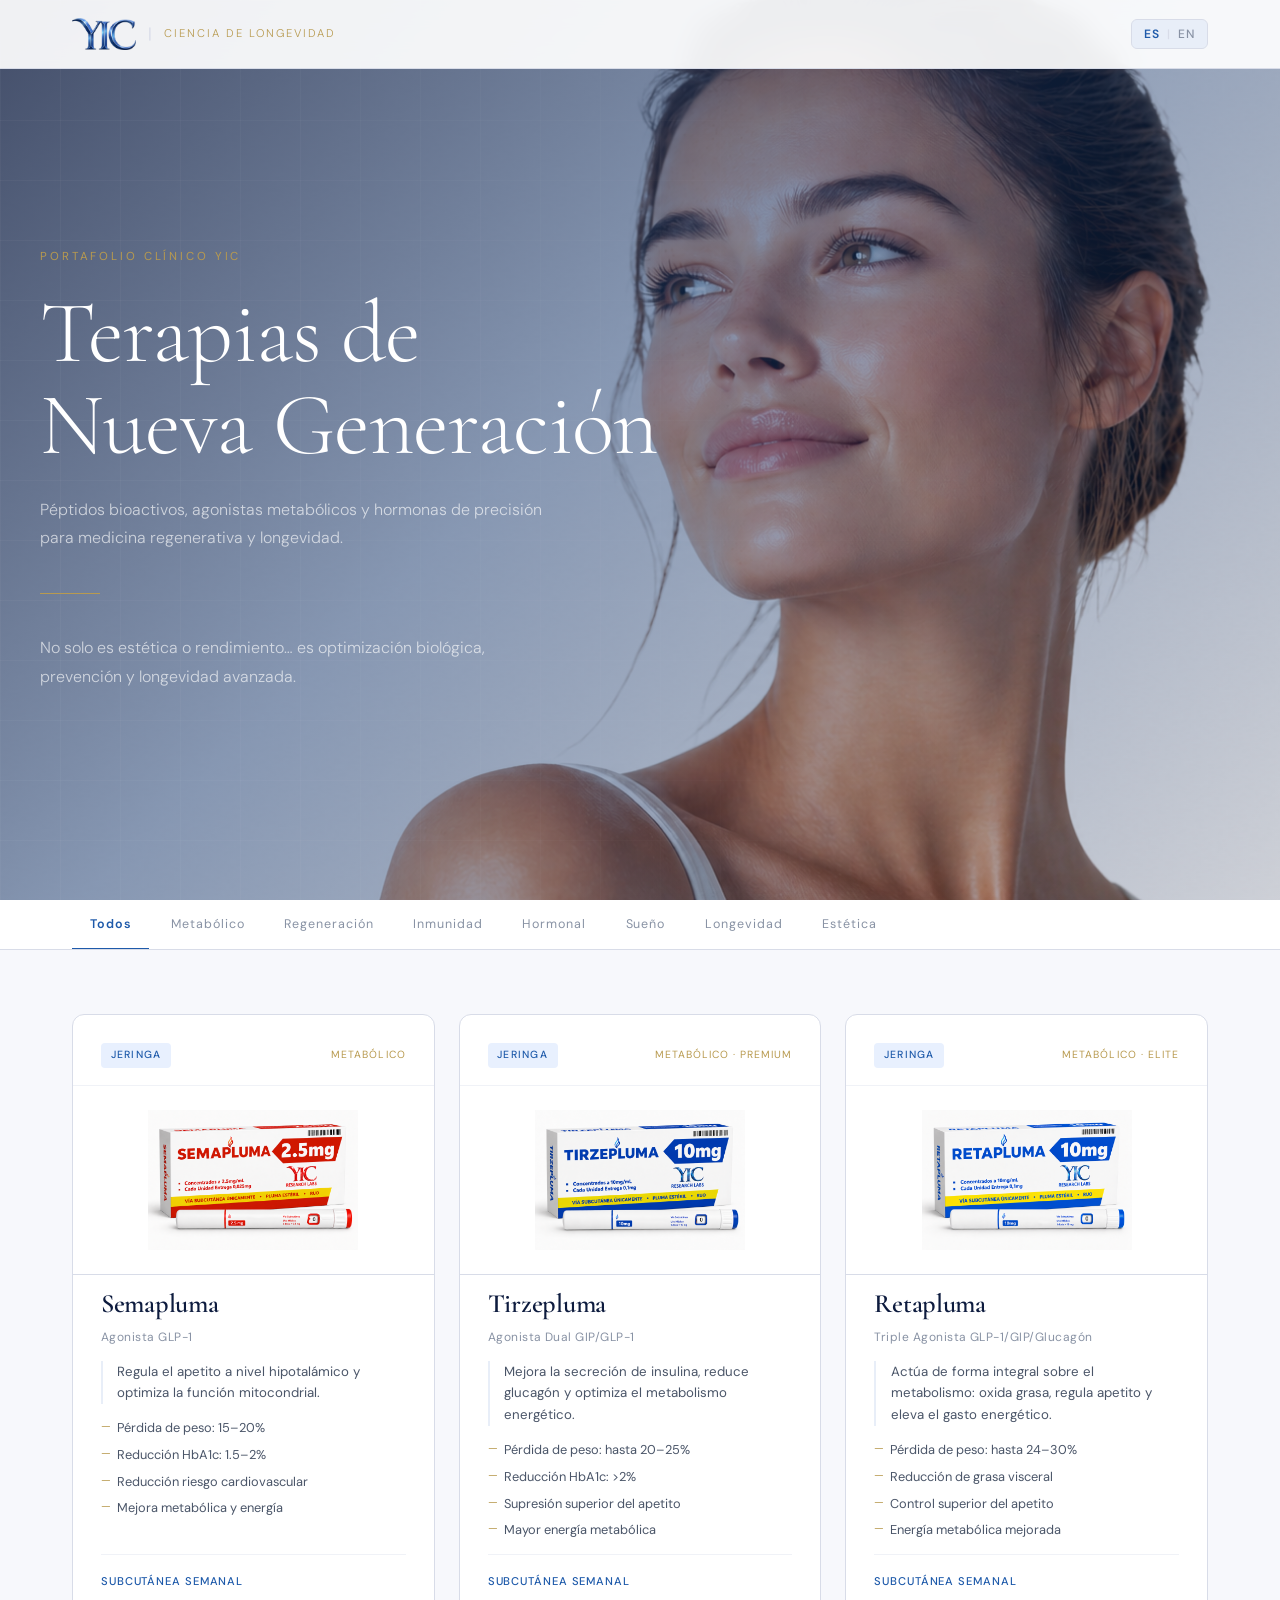
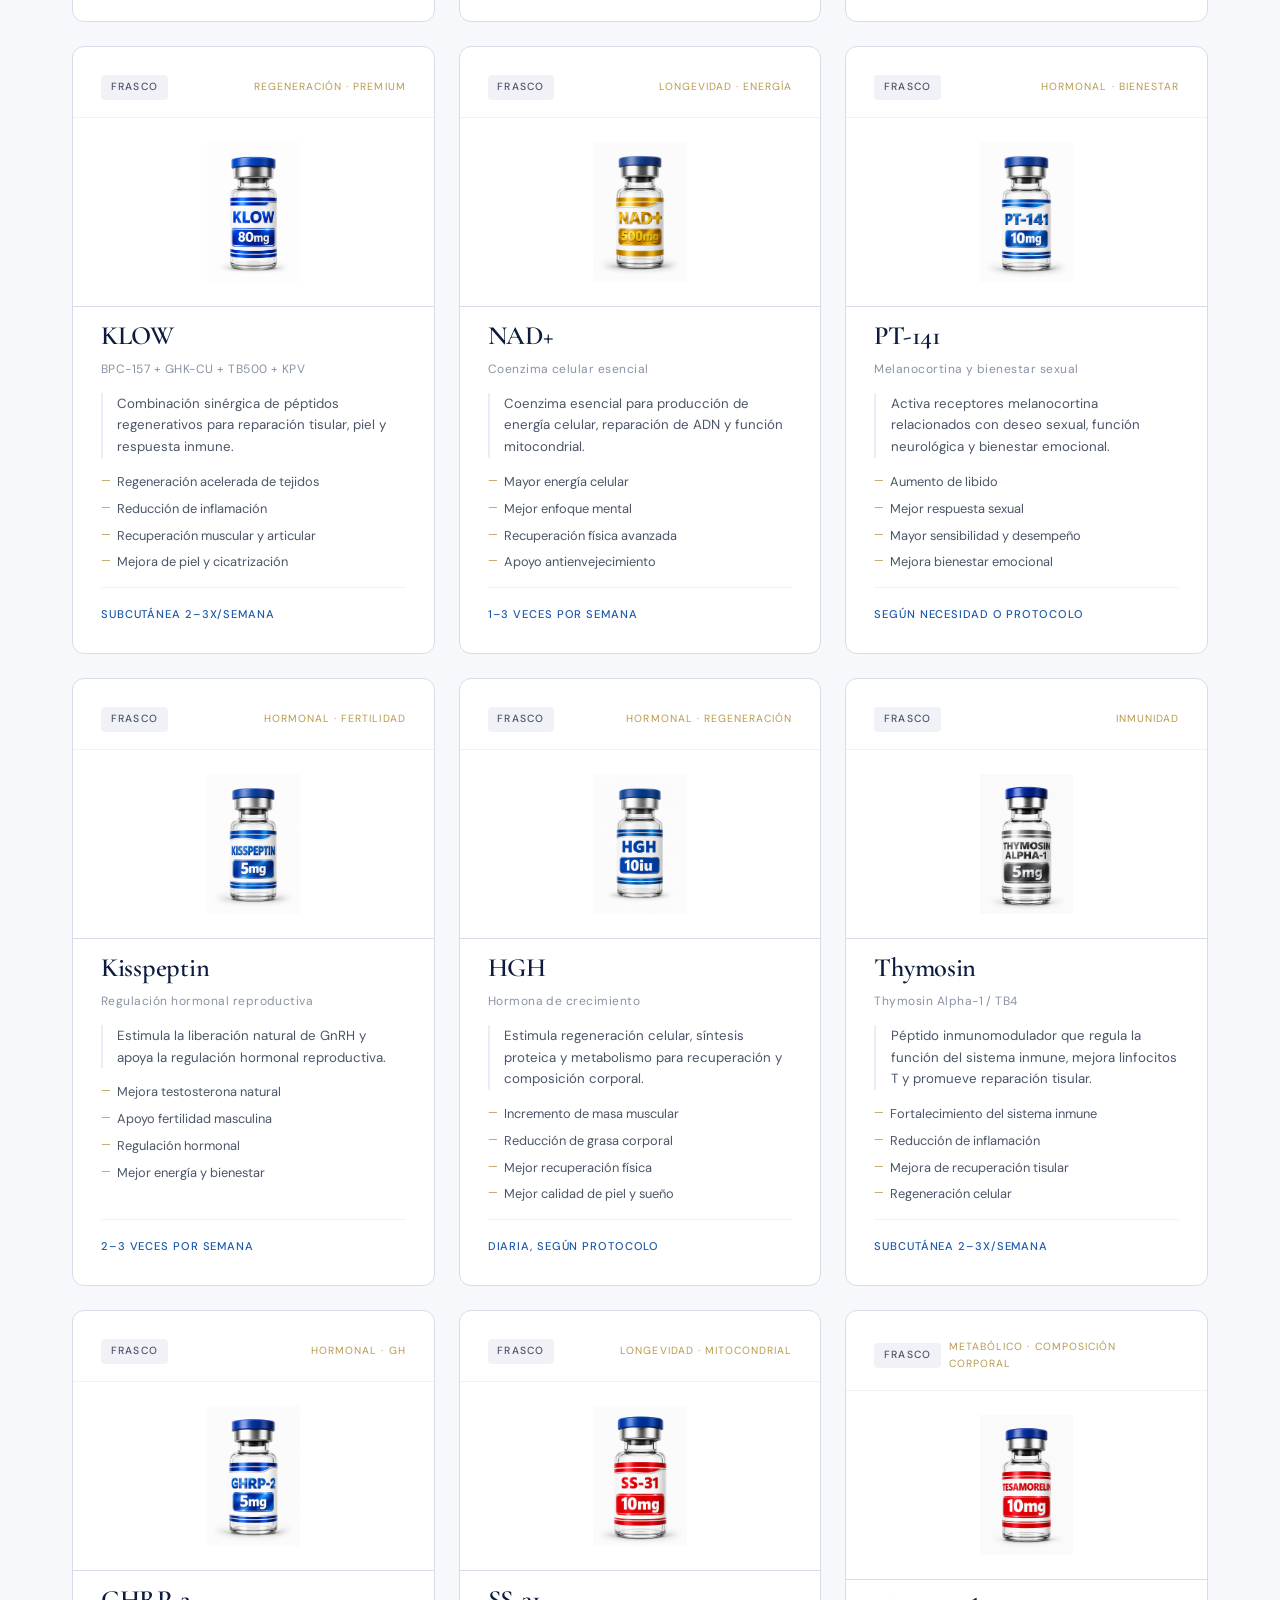
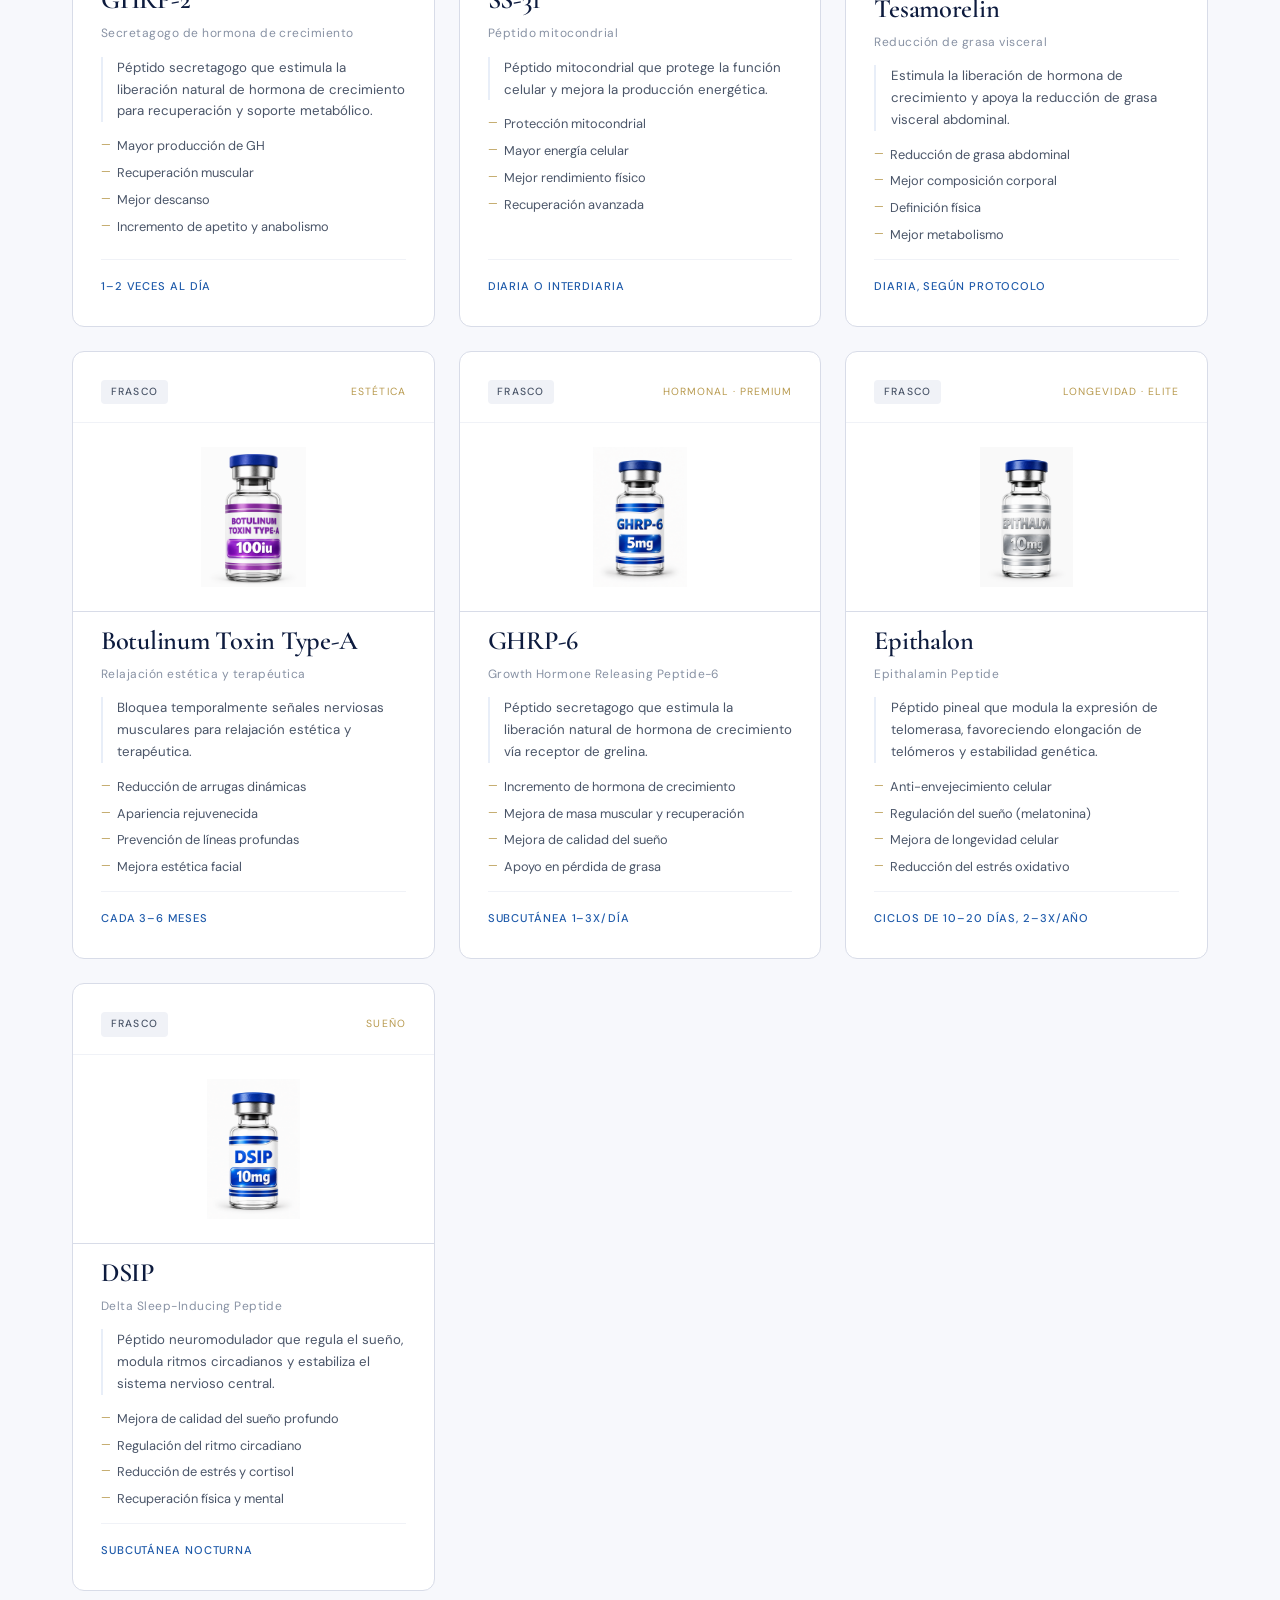
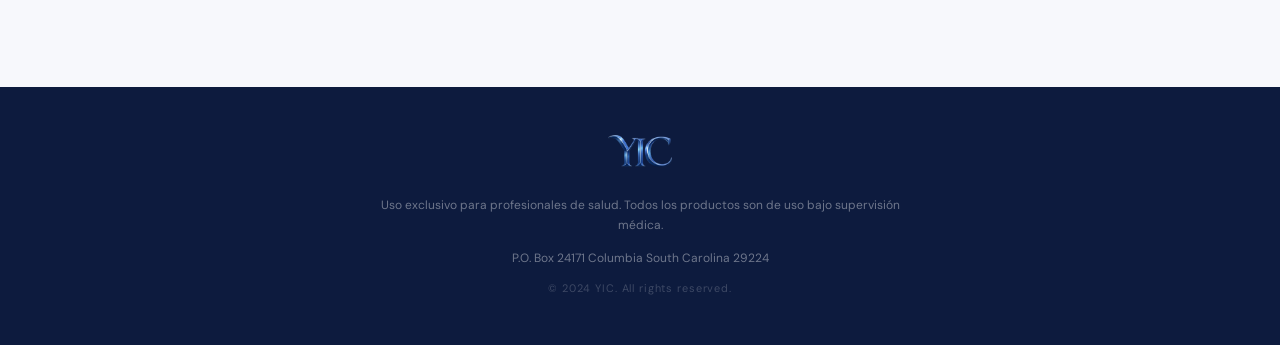
<file: index.html>
<!DOCTYPE html>
<html lang="es">
<head>
  <meta charset="UTF-8" />
  <meta name="viewport" content="width=device-width, initial-scale=1.0" />
  <meta name="google-site-verification" content="OrxP0ODQQS8zLossIkwlptjnEpMLHGUem5p3heLYUBA" />
  <title>YIC — Terapias Avanzadas de Longevidad y Metabolismo</title>
  
  <!-- Favicon básico -->
  <link rel="icon" href="/favicon/favicon.ico" sizes="any">
  <link rel="icon" href="/favicon/favicon.svg" type="image/svg+xml">

  <!-- PNG fallback -->
  <link rel="icon" type="image/png" sizes="96x96" href="/favicon/favicon-96x96.png">

  <!-- Apple -->
  <link rel="apple-touch-icon" sizes="180x180" href="/favicon/apple-touch-icon.png">

  <!-- Manifest -->
  <link rel="manifest" href="/site.webmanifest">

  <!-- Nombre iOS -->
  <meta name="apple-mobile-web-app-title" content="Yic">

  <!-- Color navegador -->
  <meta name="theme-color" content="#0B1F3A">
  <link rel="stylesheet" href="style.css" />
  <link rel="preconnect" href="https://fonts.googleapis.com" />
  <link rel="preconnect" href="https://fonts.gstatic.com" crossorigin />
  <link href="https://fonts.googleapis.com/css2?family=Cormorant+Garamond:wght@300;400;600&family=DM+Sans:wght@300;400;500&display=swap" rel="stylesheet" />
</head>
<body>

  <!-- NAVBAR -->
  <header class="navbar">
    <div class="navbar-inner">
      <div class="logo">
        <img src="./images/logo.png" alt="YIC" class="logo-img">
         <span class="logo-divider">|</span>
        <span class="logo-tagline" data-es="Ciencia de Longevidad" data-en="Longevity Science">Ciencia de Longevidad</span>
      </div>
      <button class="lang-toggle" id="langToggle" aria-label="Switch language">
        <span class="lang-option" id="langES">ES</span>
        <span class="lang-divider">|</span>
        <span class="lang-option" id="langEN">EN</span>
      </button>
    </div>
  </header>

  <!-- HERO -->
  <section class="hero">
    <div class="hero-content">
      <p class="hero-eyebrow" data-es="Portafolio Clínico YIC" data-en="YIC Clinical Portfolio">Portafolio Clínico YIC</p>
      <h1 class="hero-title" data-es="Terapias de<br>Nueva Generación" data-en="Next-Generation<br>Therapies">Terapias de<br>Nueva Generación</h1>
      <p class="hero-sub" data-es="Péptidos bioactivos, agonistas metabólicos y hormonas de precisión para medicina regenerativa y longevidad." data-en="Bioactive peptides, metabolic agonists, and precision hormones for regenerative medicine and longevity.">Péptidos bioactivos, agonistas metabólicos y hormonas de precisión para medicina regenerativa y longevidad.</p>
      <div class="hero-line"></div>
      <p class="hero-message"
       data-es="No solo es estética o rendimiento… es optimización biológica, prevención y longevidad avanzada."
       data-en="Not just aesthetics or performance… it is biological optimization, prevention, and advanced longevity.">
       No solo es estética o rendimiento… es optimización biológica, prevención y longevidad avanzada.
      </p>
    </div>
    <div class="hero-grid-bg"></div>
  </section>

  <!-- CATEGORY FILTER -->
  <section class="filter-bar">
    <div class="filter-inner">
      <button class="filter-btn active" data-filter="all" data-es="Todos" data-en="All">Todos</button>
      <button class="filter-btn" data-filter="metabolico" data-es="Metabólico" data-en="Metabolic">Metabólico</button>
      <button class="filter-btn" data-filter="regeneracion" data-es="Regeneración" data-en="Regeneration">Regeneración</button>
      <button class="filter-btn" data-filter="inmunidad" data-es="Inmunidad" data-en="Immunity">Inmunidad</button>
      <button class="filter-btn" data-filter="hormonal" data-es="Hormonal" data-en="Hormonal">Hormonal</button>
      <button class="filter-btn" data-filter="sueno" data-es="Sueño" data-en="Sleep">Sueño</button>
      <button class="filter-btn" data-filter="longevidad" data-es="Longevidad" data-en="Longevity">Longevidad</button>
      <button class="filter-btn" data-filter="estetica" data-es="Estética" data-en="Aesthetics">Estética</button>
    </div>
  </section>

  <!-- PRODUCTS GRID -->
  <section class="products">
    <div class="products-grid">

      <!-- 1. Semaglutida -->
      <article class="card" data-category="metabolico">
        <div class="card-header">
          <span class="card-format syringe" data-es="Jeringa" data-en="Syringe">Jeringa</span>
          <span class="card-category" data-es="Metabólico" data-en="Metabolic">Metabólico</span>
        </div>
        <div class="card-image">
          <img src="./images/semapluma.png" alt="Semapluma" loading="lazy">
        </div>
        <h2 class="card-name">Semapluma</h2>
        <p class="card-subtitle" data-es="Agonista GLP-1" data-en="GLP-1 Agonist">Agonista GLP-1</p>
        <p class="card-mechanism" data-es="Regula el apetito a nivel hipotalámico y optimiza la función mitocondrial." data-en="Regulates appetite at the hypothalamic level and optimizes mitochondrial function.">Regula el apetito a nivel hipotalámico y optimiza la función mitocondrial.</p>
        <ul class="card-benefits">
          <li data-es="Pérdida de peso: 15–20%" data-en="Weight loss: 15–20%">Pérdida de peso: 15–20%</li>
          <li data-es="Reducción HbA1c: 1.5–2%" data-en="HbA1c reduction: 1.5–2%">Reducción HbA1c: 1.5–2%</li>
          <li data-es="Reducción riesgo cardiovascular" data-en="Reduced cardiovascular risk">Reducción riesgo cardiovascular</li>
          <li data-es="Mejora metabólica y energía" data-en="Metabolic improvement and energy">Mejora metabólica y energía</li>
        </ul>
        <div class="card-footer">
          <span class="card-admin" data-es="Subcutánea semanal" data-en="Weekly subcutaneous">Subcutánea semanal</span>
        </div>
      </article>

      <!-- 2. Tirzepatida -->
      <article class="card" data-category="metabolico">
        <div class="card-header">
          <span class="card-format syringe" data-es="Jeringa" data-en="Syringe">Jeringa</span>
          <span class="card-category" data-es="Metabólico · Premium" data-en="Metabolic · Premium">Metabólico · Premium</span>
        </div>
        <div class="card-image">
          <img src="./images/tirzepluma.png" alt="Tirzepluma" loading="lazy">
        </div>
        <h2 class="card-name">Tirzepluma</h2>
        <p class="card-subtitle" data-es="Agonista Dual GIP/GLP-1" data-en="Dual GIP/GLP-1 Agonist">Agonista Dual GIP/GLP-1</p>
        <p class="card-mechanism" data-es="Mejora la secreción de insulina, reduce glucagón y optimiza el metabolismo energético." data-en="Improves insulin secretion, reduces glucagon, and optimizes energy metabolism.">Mejora la secreción de insulina, reduce glucagón y optimiza el metabolismo energético.</p>
        <ul class="card-benefits">
          <li data-es="Pérdida de peso: hasta 20–25%" data-en="Weight loss: up to 20–25%">Pérdida de peso: hasta 20–25%</li>
          <li data-es="Reducción HbA1c: >2%" data-en="HbA1c reduction: >2%">Reducción HbA1c: >2%</li>
          <li data-es="Supresión superior del apetito" data-en="Superior appetite suppression">Supresión superior del apetito</li>
          <li data-es="Mayor energía metabólica" data-en="Greater metabolic energy">Mayor energía metabólica</li>
        </ul>
        <div class="card-footer">
          <span class="card-admin" data-es="Subcutánea semanal" data-en="Weekly subcutaneous">Subcutánea semanal</span>
        </div>
      </article>

      <!-- 3. Retatrutida -->
      <article class="card" data-category="metabolico">
        <div class="card-header">
          <span class="card-format syringe" data-es="Jeringa" data-en="Syringe">Jeringa</span>
          <span class="card-category" data-es="Metabólico · Elite" data-en="Metabolic · Elite">Metabólico · Elite</span>
        </div>
        <div class="card-image">
          <img src="./images/retapluma.png" alt="Retapluma" loading="lazy">
        </div>
        <h2 class="card-name">Retapluma</h2>
        <p class="card-subtitle" data-es="Triple Agonista GLP-1/GIP/Glucagón" data-en="Triple Agonist GLP-1/GIP/Glucagon">Triple Agonista GLP-1/GIP/Glucagón</p>
        <p class="card-mechanism" data-es="Actúa de forma integral sobre el metabolismo: oxida grasa, regula apetito y eleva el gasto energético." data-en="Acts comprehensively on metabolism: oxidizes fat, regulates appetite, and elevates energy expenditure.">Actúa de forma integral sobre el metabolismo: oxida grasa, regula apetito y eleva el gasto energético.</p>
        <ul class="card-benefits">
          <li data-es="Pérdida de peso: hasta 24–30%" data-en="Weight loss: up to 24–30%">Pérdida de peso: hasta 24–30%</li>
          <li data-es="Reducción de grasa visceral" data-en="Visceral fat reduction">Reducción de grasa visceral</li>
          <li data-es="Control superior del apetito" data-en="Superior appetite control">Control superior del apetito</li>
          <li data-es="Energía metabólica mejorada" data-en="Enhanced metabolic energy">Energía metabólica mejorada</li>
        </ul>
        <div class="card-footer">
          <span class="card-admin" data-es="Subcutánea semanal" data-en="Weekly subcutaneous">Subcutánea semanal</span>
        </div>
      </article>

      <!-- 4. KLOW 80 -->
      <article class="card" data-category="regeneracion">
        <div class="card-header">
          <span class="card-format vial" data-es="Frasco" data-en="Vial">Frasco</span>
          <span class="card-category" data-es="Regeneración · Premium" data-en="Regeneration · Premium">Regeneración · Premium</span>
        </div>
        <div class="card-image">
          <img src="./images/klow.png" alt="KLOW" loading="lazy">
        </div>
        <h2 class="card-name">KLOW</h2>
        <p class="card-subtitle">BPC-157 + GHK-CU + TB500 + KPV</p>
        <p class="card-mechanism" data-es="Combinación sinérgica de péptidos regenerativos para reparación tisular, piel y respuesta inmune." data-en="Synergistic combination of regenerative peptides for tissue repair, skin regeneration, and immune response.">Combinación sinérgica de péptidos regenerativos para reparación tisular, piel y respuesta inmune.</p>
        <ul class="card-benefits">
          <li data-es="Regeneración acelerada de tejidos" data-en="Accelerated tissue regeneration">Regeneración acelerada de tejidos</li>
          <li data-es="Reducción de inflamación" data-en="Inflammation reduction">Reducción de inflamación</li>
          <li data-es="Recuperación muscular y articular" data-en="Muscular and joint recovery">Recuperación muscular y articular</li>
          <li data-es="Mejora de piel y cicatrización" data-en="Skin improvement and healing">Mejora de piel y cicatrización</li>
        </ul>
        <div class="card-footer">
          <span class="card-admin" data-es="Subcutánea 2–3x/semana" data-en="Subcutaneous 2–3x/week">Subcutánea 2–3x/semana</span>
        </div>
      </article>

      <!-- 5. NAD+ -->
      <article class="card" data-category="longevidad">
        <div class="card-header">
          <span class="card-format vial" data-es="Frasco" data-en="Vial">Frasco</span>
          <span class="card-category" data-es="Longevidad · Energía" data-en="Longevity · Energy">Longevidad · Energía</span>
        </div>
        <div class="card-image">
          <img src="./images/nad.png" alt="NAD+" loading="lazy">
        </div>
        <h2 class="card-name">NAD+</h2>
        <p class="card-subtitle" data-es="Coenzima celular esencial" data-en="Essential cellular coenzyme">Coenzima celular esencial</p>
        <p class="card-mechanism" data-es="Coenzima esencial para producción de energía celular, reparación de ADN y función mitocondrial." data-en="Essential coenzyme for cellular energy production, DNA repair, and mitochondrial function.">Coenzima esencial para producción de energía celular, reparación de ADN y función mitocondrial.</p>
        <ul class="card-benefits">
          <li data-es="Mayor energía celular" data-en="Greater cellular energy">Mayor energía celular</li>
          <li data-es="Mejor enfoque mental" data-en="Improved mental focus">Mejor enfoque mental</li>
          <li data-es="Recuperación física avanzada" data-en="Advanced physical recovery">Recuperación física avanzada</li>
          <li data-es="Apoyo antienvejecimiento" data-en="Anti-aging support">Apoyo antienvejecimiento</li>
        </ul>
        <div class="card-footer">
          <span class="card-admin" data-es="1–3 veces por semana" data-en="1–3 times per week">1–3 veces por semana</span>
        </div>
      </article>

      <!-- 6. PT-141 -->
      <article class="card" data-category="hormonal">
        <div class="card-header">
          <span class="card-format vial" data-es="Frasco" data-en="Vial">Frasco</span>
          <span class="card-category" data-es="Hormonal · Bienestar" data-en="Hormonal · Wellness">Hormonal · Bienestar</span>
        </div>
        <div class="card-image">
          <img src="./images/pt-141.png" alt="PT-141" loading="lazy">
        </div>
        <h2 class="card-name">PT-141</h2>
        <p class="card-subtitle" data-es="Melanocortina y bienestar sexual" data-en="Melanocortin and sexual wellness">Melanocortina y bienestar sexual</p>
        <p class="card-mechanism" data-es="Activa receptores melanocortina relacionados con deseo sexual, función neurológica y bienestar emocional." data-en="Activates melanocortin receptors related to sexual desire, neurological function, and emotional wellness.">Activa receptores melanocortina relacionados con deseo sexual, función neurológica y bienestar emocional.</p>
        <ul class="card-benefits">
          <li data-es="Aumento de libido" data-en="Increased libido">Aumento de libido</li>
          <li data-es="Mejor respuesta sexual" data-en="Improved sexual response">Mejor respuesta sexual</li>
          <li data-es="Mayor sensibilidad y desempeño" data-en="Greater sensitivity and performance">Mayor sensibilidad y desempeño</li>
          <li data-es="Mejora bienestar emocional" data-en="Improved emotional wellness">Mejora bienestar emocional</li>
        </ul>
        <div class="card-footer">
          <span class="card-admin" data-es="Según necesidad o protocolo" data-en="As needed or by protocol">Según necesidad o protocolo</span>
        </div>
      </article>

      <!-- 7. Kisspeptin -->
      <article class="card" data-category="hormonal">
        <div class="card-header">
          <span class="card-format vial" data-es="Frasco" data-en="Vial">Frasco</span>
          <span class="card-category" data-es="Hormonal · Fertilidad" data-en="Hormonal · Fertility">Hormonal · Fertilidad</span>
        </div>
        <div class="card-image">
          <img src="./images/kisspeptin.png" alt="Kisspeptin" loading="lazy">
        </div>
        <h2 class="card-name">Kisspeptin</h2>
        <p class="card-subtitle" data-es="Regulación hormonal reproductiva" data-en="Reproductive hormonal regulation">Regulación hormonal reproductiva</p>
        <p class="card-mechanism" data-es="Estimula la liberación natural de GnRH y apoya la regulación hormonal reproductiva." data-en="Stimulates natural GnRH release and supports reproductive hormonal regulation.">Estimula la liberación natural de GnRH y apoya la regulación hormonal reproductiva.</p>
        <ul class="card-benefits">
          <li data-es="Mejora testosterona natural" data-en="Improves natural testosterone">Mejora testosterona natural</li>
          <li data-es="Apoyo fertilidad masculina" data-en="Male fertility support">Apoyo fertilidad masculina</li>
          <li data-es="Regulación hormonal" data-en="Hormonal regulation">Regulación hormonal</li>
          <li data-es="Mejor energía y bienestar" data-en="Improved energy and wellness">Mejor energía y bienestar</li>
        </ul>
        <div class="card-footer">
          <span class="card-admin" data-es="2–3 veces por semana" data-en="2–3 times per week">2–3 veces por semana</span>
        </div>
      </article>

      <!-- 8. HGH -->
      <article class="card" data-category="hormonal">
        <div class="card-header">
          <span class="card-format vial" data-es="Frasco" data-en="Vial">Frasco</span>
          <span class="card-category" data-es="Hormonal · Regeneración" data-en="Hormonal · Regeneration">Hormonal · Regeneración</span>
        </div>
        <div class="card-image">
          <img src="./images/hgh.png" alt="HGH" loading="lazy">
        </div>
        <h2 class="card-name">HGH</h2>
        <p class="card-subtitle" data-es="Hormona de crecimiento" data-en="Growth hormone">Hormona de crecimiento</p>
        <p class="card-mechanism" data-es="Estimula regeneración celular, síntesis proteica y metabolismo para recuperación y composición corporal." data-en="Stimulates cellular regeneration, protein synthesis, and metabolism for recovery and body composition.">Estimula regeneración celular, síntesis proteica y metabolismo para recuperación y composición corporal.</p>
        <ul class="card-benefits">
          <li data-es="Incremento de masa muscular" data-en="Increased muscle mass">Incremento de masa muscular</li>
          <li data-es="Reducción de grasa corporal" data-en="Body fat reduction">Reducción de grasa corporal</li>
          <li data-es="Mejor recuperación física" data-en="Improved physical recovery">Mejor recuperación física</li>
          <li data-es="Mejor calidad de piel y sueño" data-en="Improved skin and sleep quality">Mejor calidad de piel y sueño</li>
        </ul>
        <div class="card-footer">
          <span class="card-admin" data-es="Diaria, según protocolo" data-en="Daily, by protocol">Diaria, según protocolo</span>
        </div>
      </article>

      <!-- 9. Thymosin -->
      <article class="card" data-category="inmunidad">
        <div class="card-header">
          <span class="card-format vial" data-es="Frasco" data-en="Vial">Frasco</span>
          <span class="card-category" data-es="Inmunidad" data-en="Immunity">Inmunidad</span>
        </div>
        <div class="card-image">
          <img src="./images/thymosin.png" alt="Thymosin" loading="lazy">
        </div>
        <h2 class="card-name">Thymosin</h2>
        <p class="card-subtitle">Thymosin Alpha-1 / TB4</p>
        <p class="card-mechanism" data-es="Péptido inmunomodulador que regula la función del sistema inmune, mejora linfocitos T y promueve reparación tisular." data-en="Immunomodulatory peptide that regulates immune function, enhances T-lymphocytes, and promotes tissue repair.">Péptido inmunomodulador que regula la función del sistema inmune, mejora linfocitos T y promueve reparación tisular.</p>
        <ul class="card-benefits">
          <li data-es="Fortalecimiento del sistema inmune" data-en="Immune system strengthening">Fortalecimiento del sistema inmune</li>
          <li data-es="Reducción de inflamación" data-en="Inflammation reduction">Reducción de inflamación</li>
          <li data-es="Mejora de recuperación tisular" data-en="Improved tissue recovery">Mejora de recuperación tisular</li>
          <li data-es="Regeneración celular" data-en="Cellular regeneration">Regeneración celular</li>
        </ul>
        <div class="card-footer">
          <span class="card-admin" data-es="Subcutánea 2–3x/semana" data-en="Subcutaneous 2–3x/week">Subcutánea 2–3x/semana</span>
        </div>
      </article>

      <!-- 11. GHRP-2 -->
      <article class="card" data-category="hormonal">
        <div class="card-header">
          <span class="card-format vial" data-es="Frasco" data-en="Vial">Frasco</span>
          <span class="card-category" data-es="Hormonal · GH" data-en="Hormonal · GH">Hormonal · GH</span>
        </div>
        <div class="card-image">
          <img src="./images/ghrp-2.png" alt="GHRP-2" loading="lazy">
        </div>
        <h2 class="card-name">GHRP-2</h2>
        <p class="card-subtitle" data-es="Secretagogo de hormona de crecimiento" data-en="Growth hormone secretagogue">Secretagogo de hormona de crecimiento</p>
        <p class="card-mechanism" data-es="Péptido secretagogo que estimula la liberación natural de hormona de crecimiento para recuperación y soporte metabólico." data-en="Secretagogue peptide that stimulates natural growth hormone release for recovery and metabolic support.">Péptido secretagogo que estimula la liberación natural de hormona de crecimiento para recuperación y soporte metabólico.</p>
        <ul class="card-benefits">
          <li data-es="Mayor producción de GH" data-en="Greater GH production">Mayor producción de GH</li>
          <li data-es="Recuperación muscular" data-en="Muscle recovery">Recuperación muscular</li>
          <li data-es="Mejor descanso" data-en="Improved rest">Mejor descanso</li>
          <li data-es="Incremento de apetito y anabolismo" data-en="Increased appetite and anabolism">Incremento de apetito y anabolismo</li>
        </ul>
        <div class="card-footer">
          <span class="card-admin" data-es="1–2 veces al día" data-en="1–2 times daily">1–2 veces al día</span>
        </div>
      </article>

      <!-- 12. SS-31 -->
      <article class="card" data-category="longevidad">
        <div class="card-header">
          <span class="card-format vial" data-es="Frasco" data-en="Vial">Frasco</span>
          <span class="card-category" data-es="Longevidad · Mitocondrial" data-en="Longevity · Mitochondrial">Longevidad · Mitocondrial</span>
        </div>
        <div class="card-image">
          <img src="./images/ss-31.png" alt="SS-31" loading="lazy">
        </div>
        <h2 class="card-name">SS-31</h2>
        <p class="card-subtitle" data-es="Péptido mitocondrial" data-en="Mitochondrial peptide">Péptido mitocondrial</p>
        <p class="card-mechanism" data-es="Péptido mitocondrial que protege la función celular y mejora la producción energética." data-en="Mitochondrial peptide that protects cellular function and improves energy production.">Péptido mitocondrial que protege la función celular y mejora la producción energética.</p>
        <ul class="card-benefits">
          <li data-es="Protección mitocondrial" data-en="Mitochondrial protection">Protección mitocondrial</li>
          <li data-es="Mayor energía celular" data-en="Greater cellular energy">Mayor energía celular</li>
          <li data-es="Mejor rendimiento físico" data-en="Improved physical performance">Mejor rendimiento físico</li>
          <li data-es="Recuperación avanzada" data-en="Advanced recovery">Recuperación avanzada</li>
        </ul>
        <div class="card-footer">
          <span class="card-admin" data-es="Diaria o interdiaria" data-en="Daily or every other day">Diaria o interdiaria</span>
        </div>
      </article>

      <!-- 13. Tesamorelin -->
      <article class="card" data-category="metabolico">
        <div class="card-header">
          <span class="card-format vial" data-es="Frasco" data-en="Vial">Frasco</span>
          <span class="card-category" data-es="Metabólico · Composición corporal" data-en="Metabolic · Body composition">Metabólico · Composición corporal</span>
        </div>
        <div class="card-image">
          <img src="./images/tesamorelin.png" alt="Tesamorelin" loading="lazy">
        </div>
        <h2 class="card-name">Tesamorelin</h2>
        <p class="card-subtitle" data-es="Reducción de grasa visceral" data-en="Visceral fat reduction">Reducción de grasa visceral</p>
        <p class="card-mechanism" data-es="Estimula la liberación de hormona de crecimiento y apoya la reducción de grasa visceral abdominal." data-en="Stimulates growth hormone release and supports abdominal visceral fat reduction.">Estimula la liberación de hormona de crecimiento y apoya la reducción de grasa visceral abdominal.</p>
        <ul class="card-benefits">
          <li data-es="Reducción de grasa abdominal" data-en="Abdominal fat reduction">Reducción de grasa abdominal</li>
          <li data-es="Mejor composición corporal" data-en="Improved body composition">Mejor composición corporal</li>
          <li data-es="Definición física" data-en="Physical definition">Definición física</li>
          <li data-es="Mejor metabolismo" data-en="Improved metabolism">Mejor metabolismo</li>
        </ul>
        <div class="card-footer">
          <span class="card-admin" data-es="Diaria, según protocolo" data-en="Daily, by protocol">Diaria, según protocolo</span>
        </div>
      </article>

      <!-- 14. Botulinum Toxin Type-A -->
      <article class="card" data-category="estetica">
        <div class="card-header">
          <span class="card-format vial" data-es="Frasco" data-en="Vial">Frasco</span>
          <span class="card-category" data-es="Estética" data-en="Aesthetic">Estética</span>
        </div>
        <div class="card-image">
          <img src="./images/botulinum.png" alt="Botulinum Toxin Type-A" loading="lazy">
        </div>
        <h2 class="card-name">Botulinum Toxin Type-A</h2>
        <p class="card-subtitle" data-es="Relajación estética y terapéutica" data-en="Aesthetic and therapeutic relaxation">Relajación estética y terapéutica</p>
        <p class="card-mechanism" data-es="Bloquea temporalmente señales nerviosas musculares para relajación estética y terapéutica." data-en="Temporarily blocks muscular nerve signals for aesthetic and therapeutic relaxation.">Bloquea temporalmente señales nerviosas musculares para relajación estética y terapéutica.</p>
        <ul class="card-benefits">
          <li data-es="Reducción de arrugas dinámicas" data-en="Dynamic wrinkle reduction">Reducción de arrugas dinámicas</li>
          <li data-es="Apariencia rejuvenecida" data-en="Rejuvenated appearance">Apariencia rejuvenecida</li>
          <li data-es="Prevención de líneas profundas" data-en="Prevention of deep lines">Prevención de líneas profundas</li>
          <li data-es="Mejora estética facial" data-en="Improved facial aesthetics">Mejora estética facial</li>
        </ul>
        <div class="card-footer">
          <span class="card-admin" data-es="Cada 3–6 meses" data-en="Every 3–6 months">Cada 3–6 meses</span>
        </div>
      </article>

      <!-- 15. GHRP-6 -->
      <article class="card" data-category="hormonal">
        <div class="card-header">
          <span class="card-format vial" data-es="Frasco" data-en="Vial">Frasco</span>
          <span class="card-category" data-es="Hormonal · Premium" data-en="Hormonal · Premium">Hormonal · Premium</span>
        </div>
        <div class="card-image">
          <img src="./images/ghrp-6.png" alt="GHRP-6">
        </div>
        <h2 class="card-name">GHRP-6</h2>
        <p class="card-subtitle" data-es="Growth Hormone Releasing Peptide-6" data-en="Growth Hormone Releasing Peptide-6">Growth Hormone Releasing Peptide-6</p>
        <p class="card-mechanism" data-es="Péptido secretagogo que estimula la liberación natural de hormona de crecimiento vía receptor de grelina." data-en="Secretagogue peptide that stimulates natural growth hormone release via the ghrelin receptor.">Péptido secretagogo que estimula la liberación natural de hormona de crecimiento vía receptor de grelina.</p>
        <ul class="card-benefits">
          <li data-es="Incremento de hormona de crecimiento" data-en="Growth hormone increase">Incremento de hormona de crecimiento</li>
          <li data-es="Mejora de masa muscular y recuperación" data-en="Muscle mass and recovery improvement">Mejora de masa muscular y recuperación</li>
          <li data-es="Mejora de calidad del sueño" data-en="Sleep quality improvement">Mejora de calidad del sueño</li>
          <li data-es="Apoyo en pérdida de grasa" data-en="Fat loss support">Apoyo en pérdida de grasa</li>
        </ul>
        <div class="card-footer">
          <span class="card-admin" data-es="Subcutánea 1–3x/día" data-en="Subcutaneous 1–3x/day">Subcutánea 1–3x/día</span>
        </div>
      </article>

      <!-- 16. Epithalon -->
      <article class="card" data-category="longevidad">
        <div class="card-header">
          <span class="card-format vial" data-es="Frasco" data-en="Vial">Frasco</span>
          <span class="card-category" data-es="Longevidad · Elite" data-en="Longevity · Elite">Longevidad · Elite</span>
        </div>
        <div class="card-image">
          <img src="./images/epithalon.png" alt="Epithalon">
        </div>
        <h2 class="card-name">Epithalon</h2>
        <p class="card-subtitle" data-es="Epithalamin Peptide" data-en="Epithalamin Peptide">Epithalamin Peptide</p>
        <p class="card-mechanism" data-es="Péptido pineal que modula la expresión de telomerasa, favoreciendo elongación de telómeros y estabilidad genética." data-en="Pineal peptide that modulates telomerase expression, promoting telomere elongation and genetic stability.">Péptido pineal que modula la expresión de telomerasa, favoreciendo elongación de telómeros y estabilidad genética.</p>
        <ul class="card-benefits">
          <li data-es="Anti-envejecimiento celular" data-en="Cellular anti-aging">Anti-envejecimiento celular</li>
          <li data-es="Regulación del sueño (melatonina)" data-en="Sleep regulation (melatonin)">Regulación del sueño (melatonina)</li>
          <li data-es="Mejora de longevidad celular" data-en="Improved cellular longevity">Mejora de longevidad celular</li>
          <li data-es="Reducción del estrés oxidativo" data-en="Oxidative stress reduction">Reducción del estrés oxidativo</li>
        </ul>
        <div class="card-footer">
          <span class="card-admin" data-es="Ciclos de 10–20 días, 2–3x/año" data-en="10–20 day cycles, 2–3x/year">Ciclos de 10–20 días, 2–3x/año</span>
        </div>
      </article>

      <!-- 17. DSIP -->
      <article class="card" data-category="sueno">
        <div class="card-header">
          <span class="card-format vial" data-es="Frasco" data-en="Vial">Frasco</span>
          <span class="card-category" data-es="Sueño" data-en="Sleep">Sueño</span>
        </div>
        <div class="card-image">
          <img src="./images/dsip.png" alt="DSIP">
        </div>
        <h2 class="card-name">DSIP</h2>
        <p class="card-subtitle" data-es="Delta Sleep-Inducing Peptide" data-en="Delta Sleep-Inducing Peptide">Delta Sleep-Inducing Peptide</p>
        <p class="card-mechanism" data-es="Péptido neuromodulador que regula el sueño, modula ritmos circadianos y estabiliza el sistema nervioso central." data-en="Neuromodulatory peptide that regulates sleep, modulates circadian rhythms, and stabilizes the central nervous system.">Péptido neuromodulador que regula el sueño, modula ritmos circadianos y estabiliza el sistema nervioso central.</p>
        <ul class="card-benefits">
          <li data-es="Mejora de calidad del sueño profundo" data-en="Deep sleep quality improvement">Mejora de calidad del sueño profundo</li>
          <li data-es="Regulación del ritmo circadiano" data-en="Circadian rhythm regulation">Regulación del ritmo circadiano</li>
          <li data-es="Reducción de estrés y cortisol" data-en="Stress and cortisol reduction">Reducción de estrés y cortisol</li>
          <li data-es="Recuperación física y mental" data-en="Physical and mental recovery">Recuperación física y mental</li>
        </ul>
        <div class="card-footer">
          <span class="card-admin" data-es="Subcutánea nocturna" data-en="Nightly subcutaneous">Subcutánea nocturna</span>
        </div>
      </article>

    </div>
  </section>

  <!-- FOOTER -->
  <footer class="footer">
  <div class="footer-inner">
    <div class="footer-brand">
    <img src="./images/logo.png" alt="YiC">
  </div>

    <p class="footer-text"
      data-es="Uso exclusivo para profesionales de salud. Todos los productos son de uso bajo supervisión médica."
      data-en="For healthcare professionals only. All products are for use under medical supervision.">
      Uso exclusivo para profesionales de salud. Todos los productos son de uso bajo supervisión médica.
    </p>

    <p class="footer-address">
      P.O. Box 24171 Columbia South Carolina 29224
    </p>

    <p class="footer-copy">© 2024 YIC. All rights reserved.</p>
  </div>
</footer>

  <script src="script.js"></script>
</body>
</html>
</file>
<file: style.css>
/* =============================================
   YIC LANDING PAGE — style.css
   Estilo: Blanco clínico / Azul profundo / Dorado acento
   ============================================= */

:root {
  --white: #ffffff;
  --off-white: #f7f8fc;
  --blue-deep: #0d1b3e;
  --blue-mid: #1a3a6e;
  --blue-accent: #1e5aaa;
  --blue-light: #e8eef8;
  --gold: #b89a4f;
  --gold-light: #d4b87a;
  --gray-100: #f0f2f7;
  --gray-200: #d8dce8;
  --gray-400: #8892a4;
  --gray-600: #4a5568;
  --text-main: #0d1b3e;
  --text-sub: #4a5568;
  --font-display: 'Cormorant Garamond', Georgia, serif;
  --font-body: 'DM Sans', system-ui, sans-serif;
  --radius: 12px;
  --transition: 0.25s ease;
}

*, *::before, *::after {
  box-sizing: border-box;
  margin: 0;
  padding: 0;
}

html {
  scroll-behavior: smooth;
}

body {
  font-family: var(--font-body);
  background-color: var(--off-white);
  color: var(--text-main);
  line-height: 1.6;
  -webkit-font-smoothing: antialiased;
}

/* =============================================
   NAVBAR
   ============================================= */
.navbar {
  position: fixed;
  top: 0;
  left: 0;
  right: 0;
  z-index: 100;
  background: rgba(255, 255, 255, 0.92);
  backdrop-filter: blur(12px);
  -webkit-backdrop-filter: blur(12px);
  border-bottom: 1px solid var(--gray-200);
}

.navbar-inner {
  max-width: 1200px;
  margin: 0 auto;
  padding: 0 2rem;
  height: 68px;
  display: flex;
  align-items: center;
  justify-content: space-between;
}

.logo {
  display: flex;
  align-items: center;
  gap: 0.75rem;
  overflow: hidden;
}

.logo-img {
  height: 32px;
  max-height: 32px;
  width: auto;
  display: block;
  object-fit: contain;
}

.navbar {
  overflow: hidden;
}

.logo-yic {
  font-family: var(--font-display);
  font-size: 1.6rem;
  font-weight: 600;
  color: var(--blue-deep);
  letter-spacing: 0.05em;
}

.logo-divider {
  color: var(--gray-200);
}

.logo-tagline {
  font-size: 0.7rem;
  font-weight: 300;
  letter-spacing: 0.18em;
  text-transform: uppercase;
  color: var(--gold);
  display: flex;
  align-items: center;
  height: 32px;
}

.lang-toggle {
  display: flex;
  align-items: center;
  gap: 0.4rem;
  background: var(--blue-light);
  border: 1px solid var(--gray-200);
  border-radius: 6px;
  padding: 0.35rem 0.75rem;
  cursor: pointer;
  font-family: var(--font-body);
  font-size: 0.75rem;
  font-weight: 500;
  letter-spacing: 0.1em;
  color: var(--gray-400);
  transition: var(--transition);
}

.lang-toggle:hover {
  border-color: var(--blue-accent);
}

.lang-option {
  transition: color var(--transition);
  cursor: pointer;
}

.lang-option.active {
  color: var(--blue-accent);
  font-weight: 600;
}

.lang-divider {
  color: var(--gray-200);
}

/* =============================================
   HERO
   ============================================= */
.hero {
  min-height: 100vh;
  display: flex;
  align-items: center;
  padding: 120px 2rem 80px;
  position: relative;
  overflow: hidden;
  background-image:
    linear-gradient(
      135deg,
      rgba(13, 27, 62, 0.78) 0%,
      rgba(26, 58, 110, 0.52) 45%,
      rgba(13, 27, 62, 0.20) 100%
    ),
    url("./images/hero.png");

  background-size: cover;
  background-position: 68% center;
  background-repeat: no-repeat;
}

.hero-grid-bg {
  position: absolute;
  inset: 0;
  background-image:
  linear-gradient(rgba(255,255,255,0.035) 1px, transparent 1px),
  linear-gradient(90deg, rgba(255,255,255,0.035) 1px, transparent 1px);
  background-size: 60px 60px;
  pointer-events: none;

  /* DESVANECIDO */
  mask-image: linear-gradient(
  to right,
  rgba(0,0,0,1) 0%,
  rgba(0,0,0,0.85) 35%,
  rgba(0,0,0,0.55) 65%,
  rgba(0,0,0,0.2) 85%,
  rgba(0,0,0,0) 100%
);

  -webkit-mask-image: linear-gradient(
    to right,
    rgba(0,0,0,1) 0%,
    rgba(0,0,0,0.6) 40%,
    rgba(0,0,0,0.2) 70%,
    rgba(0,0,0,0) 100%
  );
}

hero::after {
  content: '';
  position: absolute;
  bottom: 0;
  left: 0;
  right: 0;
  height: 80px;
  background: linear-gradient(
    to bottom,
    transparent,
    rgba(13, 27, 62, 0.35)
  );
  pointer-events: none;
}

.hero-content {
  max-width: 1200px;
  margin: 0 auto;
  width: 100%;
  position: relative;
  z-index: 1;
}

.hero-eyebrow {
  font-size: 0.72rem;
  font-weight: 400;
  letter-spacing: 0.25em;
  text-transform: uppercase;
  color: var(--gold);
  margin-bottom: 1.25rem;
  opacity: 0;
  animation: fadeUp 0.8s ease 0.1s forwards;
}

.hero-title {
  font-family: var(--font-display);
  font-size: clamp(3rem, 7vw, 5.5rem);
  font-weight: 300;
  color: var(--white);
  line-height: 1.05;
  letter-spacing: -0.01em;
  margin-bottom: 1.5rem;
  opacity: 0;
  animation: fadeUp 0.8s ease 0.25s forwards;
}

.hero-sub {
  font-size: 1rem;
  font-weight: 300;
  color: rgba(255, 255, 255, 0.65);
  max-width: 520px;
  line-height: 1.8;
  opacity: 0;
  animation: fadeUp 0.8s ease 0.4s forwards;
}

.hero-line {
  margin-top: 2.5rem;
  margin-bottom: 2.5rem;
  width: 60px;
  height: 1px;
  background: var(--gold);
  opacity: 0;
  animation: fadeUp 0.8s ease 0.55s forwards;
}

.hero-message {
  font-size: 1rem;
  font-weight: 300;
  color: rgba(255, 255, 255, 0.65);
  max-width: 520px;
  line-height: 1.8;
  opacity: 0;
  animation: fadeUp 0.8s ease 0.4s forwards;
}

@keyframes fadeUp {
  from { opacity: 0; transform: translateY(20px); }
  to   { opacity: 1; transform: translateY(0); }
}

/* =============================================
   FILTER BAR
   ============================================= */
.filter-bar {
  background: var(--white);
  border-bottom: 1px solid var(--gray-200);
  position: sticky;
  top: 68px;
  z-index: 90;
}

.filter-inner {
  max-width: 1200px;
  margin: 0 auto;
  padding: 0 2rem;
  display: flex;
  gap: 0.25rem;
  overflow-x: auto;
  scrollbar-width: none;
  -ms-overflow-style: none;
}

.filter-inner::-webkit-scrollbar { display: none; }

.filter-btn {
  background: none;
  border: none;
  padding: 1rem 1.1rem;
  font-family: var(--font-body);
  font-size: 0.78rem;
  font-weight: 400;
  letter-spacing: 0.08em;
  color: var(--gray-400);
  cursor: pointer;
  white-space: nowrap;
  border-bottom: 2px solid transparent;
  transition: var(--transition);
  margin-bottom: -1px;
}

.filter-btn:hover {
  color: var(--blue-accent);
}

.filter-btn.active {
  color: var(--blue-accent);
  font-weight: 600;
  border-bottom-color: var(--blue-accent);
}

/* =============================================
   PRODUCTS GRID
   ============================================= */
.products {
  padding: 4rem 2rem 6rem;
  max-width: 1200px;
  margin: 0 auto;
}

.products-grid {
  display: grid;
  grid-template-columns: repeat(auto-fill, minmax(340px, 1fr));
  gap: 1.5rem;
}

/* =============================================
   CARD
   ============================================= */
.card {
  background: var(--white);
  border: 1px solid var(--gray-200);
  border-radius: var(--radius);
  padding: 1.75rem;
  display: flex;
  flex-direction: column;
  gap: 0.85rem;
  transition: transform var(--transition), box-shadow var(--transition), border-color var(--transition);
  position: relative;
  overflow: hidden;
}

.card-image {
  width: calc(100% + 3.5rem);
  margin-left: -1.75rem;
  margin-right: -1.75rem;
  margin-top: 0.25rem;

  height: 190px;
  display: flex;
  align-items: center;
  justify-content: center;

  background: transparent;
  border-top: 1px solid var(--gray-100);
  border-bottom: 1px solid var(--gray-200);
}

.card-image img {
  max-width: 92%;
  max-height: 140px;
  width: auto;
  height: auto;
  object-fit: contain;
}

.card::before {
  content: '';
  position: absolute;
  top: 0;
  left: 0;
  right: 0;
  height: 3px;
  background: linear-gradient(90deg, var(--blue-accent), var(--gold));
  opacity: 0;
  transition: opacity var(--transition);
}

.card:hover {
  transform: translateY(-4px);
  box-shadow: 0 16px 40px rgba(13, 27, 62, 0.1);
  border-color: var(--blue-light);
}

.card:hover::before {
  opacity: 1;
}

.card.hidden {
  display: none;
}

.card-header {
  display: flex;
  align-items: center;
  justify-content: space-between;
  gap: 0.5rem;
}

.card-format {
  font-size: 0.65rem;
  font-weight: 500;
  letter-spacing: 0.12em;
  text-transform: uppercase;
  padding: 0.25rem 0.6rem;
  border-radius: 4px;
}

.card-format.syringe {
  background: #e8f0fe;
  color: var(--blue-accent);
}

.card-format.vial {
  background: var(--gray-100);
  color: var(--gray-600);
}

.card-category {
  font-size: 0.65rem;
  font-weight: 400;
  letter-spacing: 0.1em;
  text-transform: uppercase;
  color: var(--gold);
}

.card-name {
  font-family: var(--font-display);
  font-size: 1.65rem;
  font-weight: 600;
  color: var(--blue-deep);
  line-height: 1.2;
  letter-spacing: -0.01em;
}

.card-subtitle {
  font-size: 0.75rem;
  font-weight: 400;
  color: var(--gray-400);
  letter-spacing: 0.04em;
  margin-top: -0.4rem;
}

.card-mechanism {
  font-size: 0.83rem;
  color: var(--text-sub);
  line-height: 1.65;
  border-left: 2px solid var(--blue-light);
  padding-left: 0.9rem;
}

.card-benefits {
  list-style: none;
  display: flex;
  flex-direction: column;
  gap: 0.4rem;
  flex: 1;
}

.card-benefits li {
  font-size: 0.8rem;
  color: var(--text-sub);
  padding-left: 1rem;
  position: relative;
}

.card-benefits li::before {
  content: '—';
  position: absolute;
  left: 0;
  color: var(--gold);
  font-size: 0.7rem;
}

.card-footer {
  padding-top: 0.75rem;
  border-top: 1px solid var(--gray-100);
  margin-top: auto;
}

.card-admin {
  font-size: 0.7rem;
  font-weight: 500;
  letter-spacing: 0.08em;
  text-transform: uppercase;
  color: var(--blue-accent);
}

/* =============================================
   FOOTER
   ============================================= */
.footer {
  background: var(--blue-deep);
  padding: 3rem 2rem;
}

.footer-inner {
  max-width: 1200px;
  margin: 0 auto;
  text-align: center;
  display: flex;
  flex-direction: column;
  gap: 0.75rem;
}

.footer-brand img {
  height: 32px;
  width: auto;
  display: block;
  margin: 0 auto;
}

.footer-brand {
  margin-bottom: 1rem;
  text-align: center;
}

.footer-text {
  font-size: 0.75rem;
  color: rgba(255, 255, 255, 0.4);
  max-width: 540px;
  margin: 0 auto;
  line-height: 1.7;
}

.footer-address {
  font-size: 0.75rem;
  color: rgba(255, 255, 255, 0.4);
  margin: 0 auto;
  line-height: 1.7;
}

.footer-copy {
  font-size: 0.68rem;
  color: rgba(255, 255, 255, 0.2);
  letter-spacing: 0.08em;
}

/* =============================================
   RESPONSIVE
   ============================================= */
@media (max-width: 768px) {
  .hero {
    padding: 100px 1.5rem 70px;
  }

  .products {
    padding: 3rem 1rem 4rem;
  }

  .products-grid {
    grid-template-columns: 1fr;
  }

  .logo-tagline {
    display: flex;
  }
}

@media (max-width: 480px) {
  .filter-inner {
    padding: 0 1rem;
  }

  .card {
    padding: 1.4rem;
  }
}
/* Entrada suave de la imagen del hero */
.hero {
  background-image: none;
  background-color: var(--blue-deep);
  isolation: isolate;
}

.hero::before {
  content: "";
  position: absolute;
  inset: 0;
  z-index: -1;
  pointer-events: none;

  background-image:
    linear-gradient(
      135deg,
      rgba(13, 27, 62, 0.78) 0%,
      rgba(26, 58, 110, 0.52) 45%,
      rgba(13, 27, 62, 0.20) 100%
    ),
    url("./images/hero.png");

  background-size: cover;
  background-position: 68% center;
  background-repeat: no-repeat;

  animation: heroFadeIn 0.8s ease 0.25s both;
}

@keyframes heroFadeIn {
  from { opacity: 0; }
  to { opacity: 1; }
}

@media (prefers-reduced-motion: reduce) {
  .hero::before {
    animation: none;
  }
}
</file>
